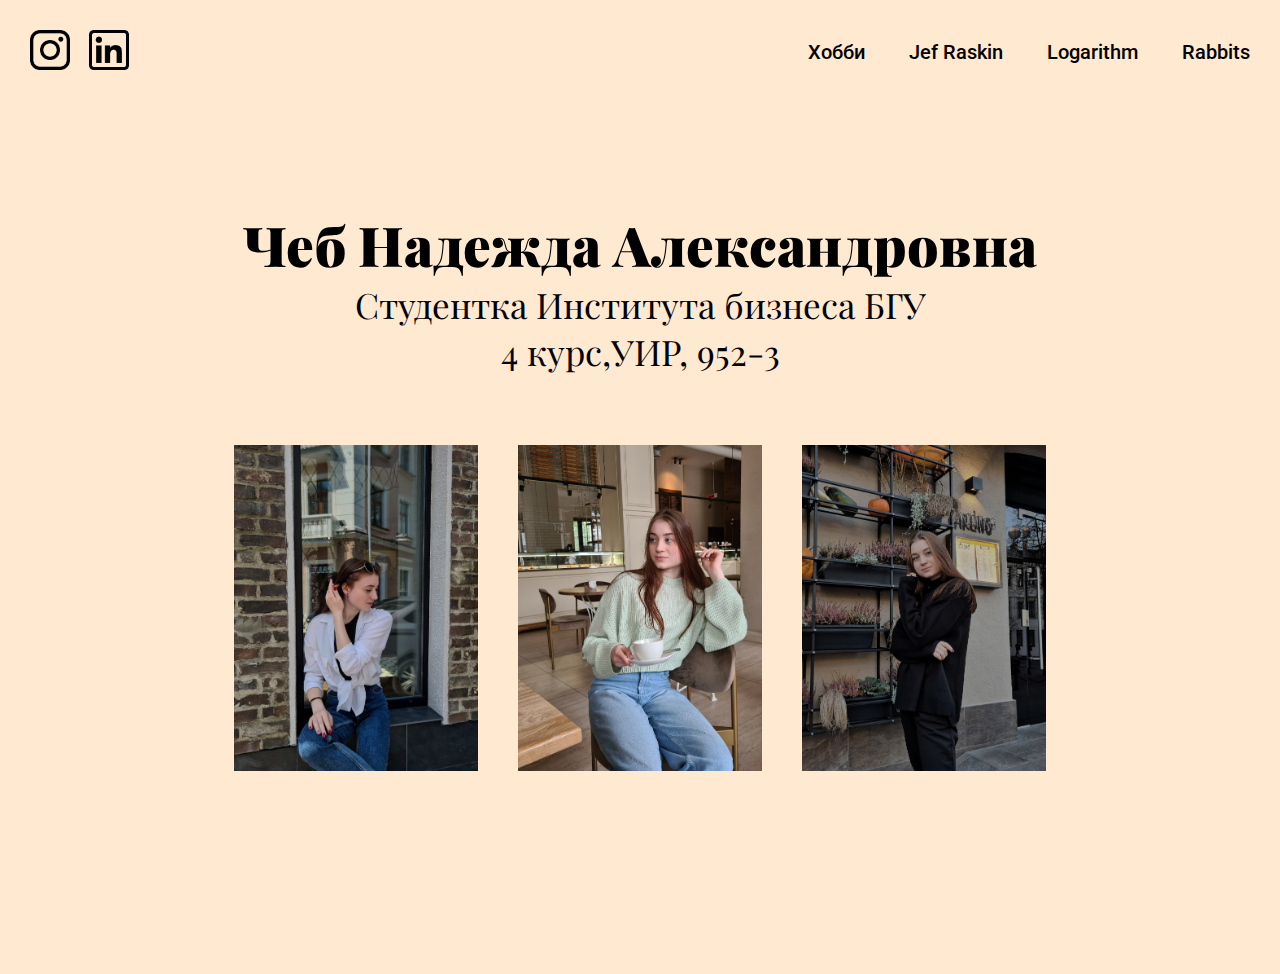
<file: index.html>
<!DOCTYPE html>
<html lang="ru">
<head>
    <meta charset="UTF-8">
    <meta http-equiv="X-UA-Compatible" content="IE=edge">
    <meta name="viewport" content="width=device-width, initial-scale=1.0">
    <title>ChebNadya</title>
    <link href="https://fonts.googleapis.com/css2?family=Playfair+Display:wght@300;400;900&family=Roboto:wght@300;400;500&display=swap" rel="stylesheet">
    <link rel="stylesheet" href="style.css">
</head>
<body class="root">
	<header class="header">
		<div class="socials">
			<a href="https://www.instagram.com/chebchiik/"><img class="socail_icon" src="images/instagram.png" alt="ergew"></a>
			<a href="linkedin.com/in/nadya-cheb-a47957245"><img class="socail_icon" src="images/linkedin.png" alt="ergew"></a>
		</div>
		
		<nav class="nav">
			<a class="nav__link" href="Hobby.html">Хобби</a>
			<a class="nav__link" href="Raskin.html">Jef Raskin</a>
			<a class="nav__link" href="Logarithm.html">Logarithm</a>
			<a class="nav__link" href="Rabbits.html">Rabbits</a>
		</nav>
	</header>
	
	<main class="content">
		<div class="main__container">
			<h1 class="main__title">Чеб Надежда Александровна</h1>
			<h2 class="main__subtitle">Студентка Института бизнеса БГУ</h2>
			<p class="main__text">4 курс,УИР, 952-3</p>
			<div class="main__photo-container">
				<img class="main__photo" src="images/1.jpg">
				<img class="main__photo" src="images/2.jpg">
				<img class="main__photo" src="images/3.jpg">
			</div>
		</div>
	</main>
</body>
</html>
</file>
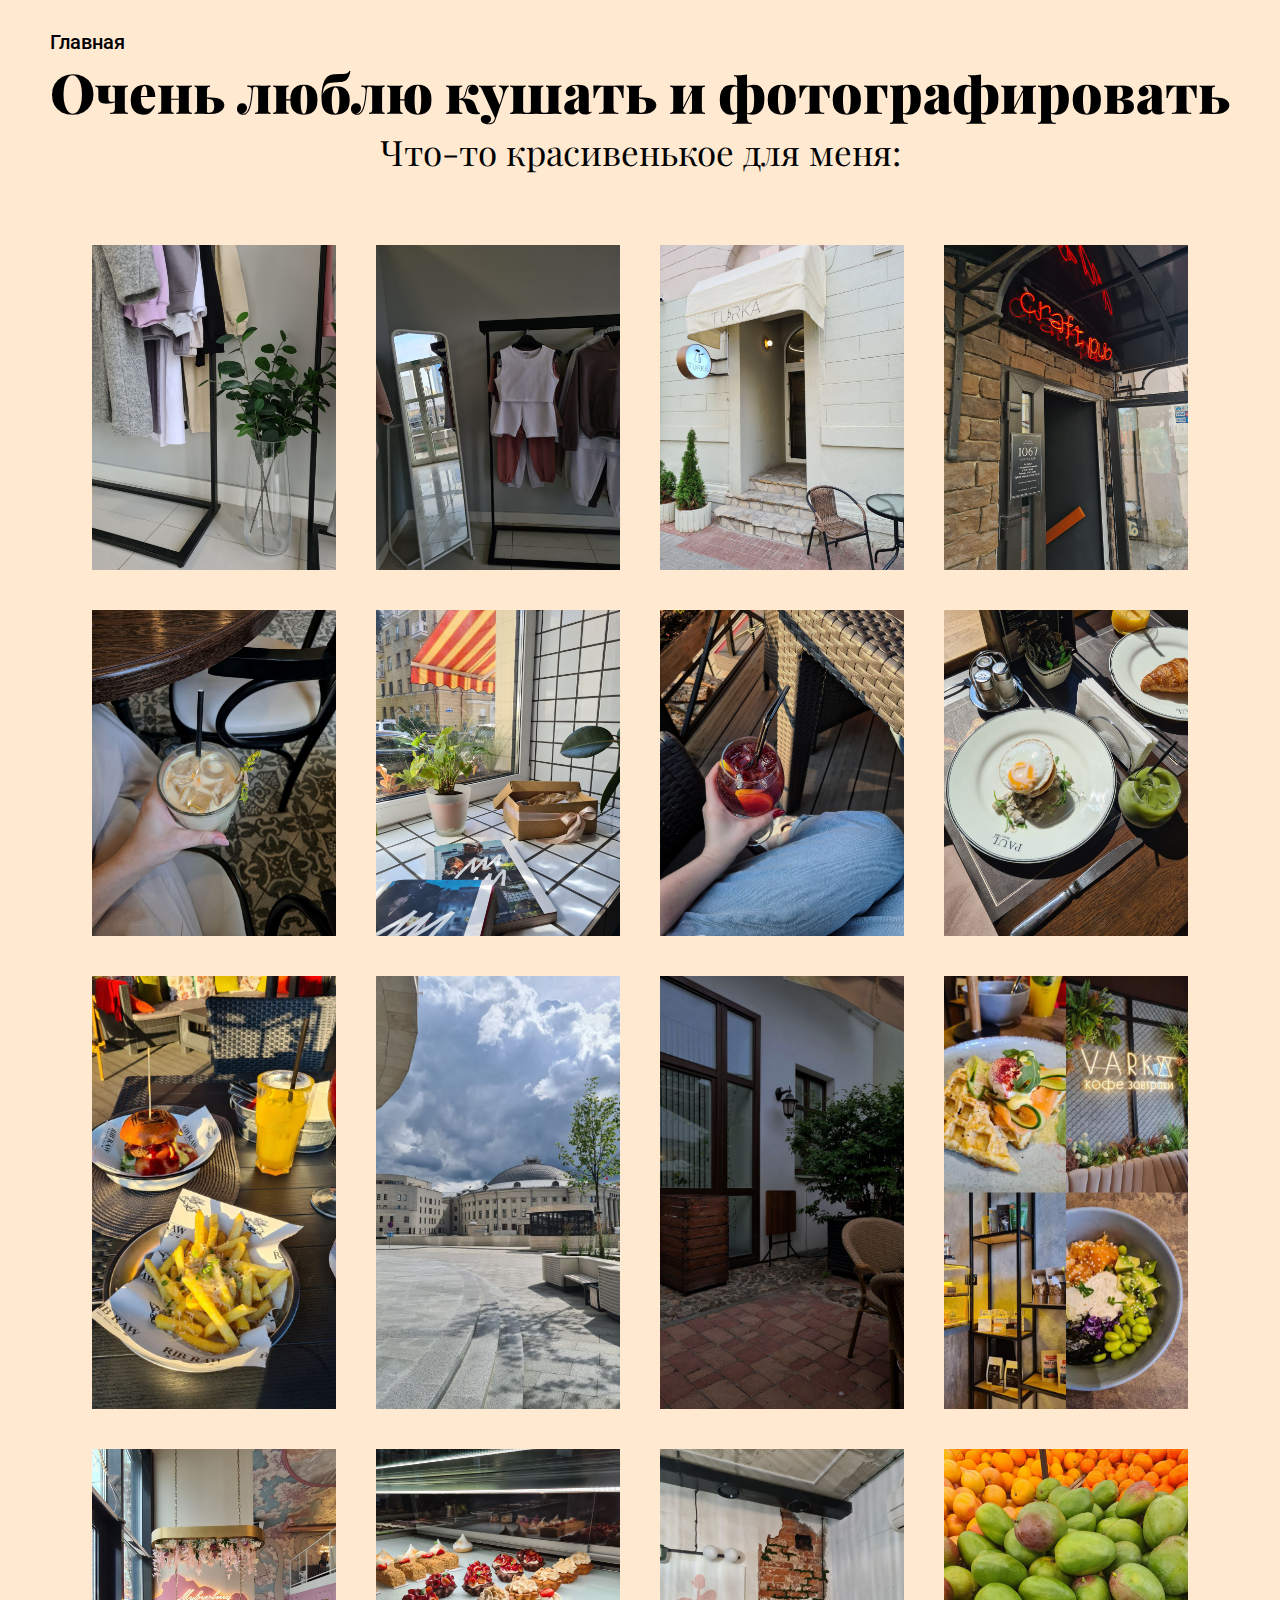
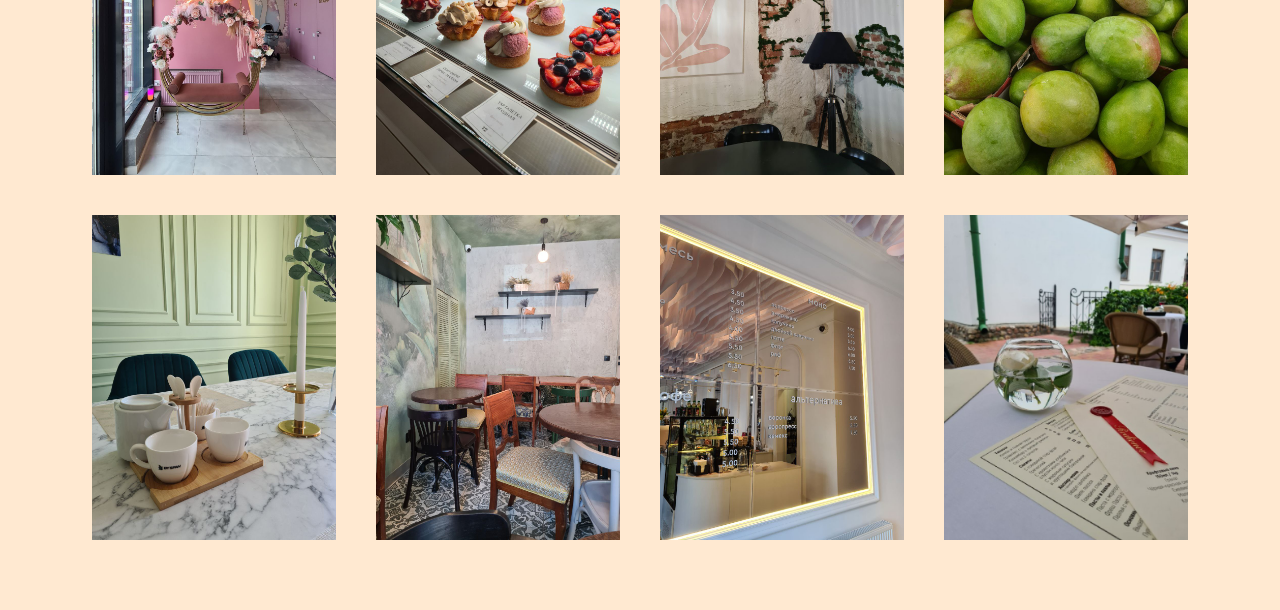
<file: Hobby.html>
<!DOCTYPE html>
<html lang="ru">
<head>
    <meta charset="UTF-8">
    <meta http-equiv="X-UA-Compatible" content="IE=edge">
    <meta name="viewport" content="width=device-width, initial-scale=1.0">
    <title>ChebNadya</title>
    <link href="https://fonts.googleapis.com/css2?family=Playfair+Display:wght@300;400;900&family=Roboto:wght@300;400;500&display=swap" rel="stylesheet">
    <link rel="stylesheet" href="style.css">
</head>
<body class="root">
	<header class="header">
				
		<nav class="nav">
			<a class="nav__link" href="index.html">Главная</a>
		</nav>
	</header>
	
	<main class="content">
		<div class="main__container">
			<h1 class="main__title">Очень люблю кушать и фотографировать </h1>
			<p class="main__text">Что-то красивенькое для меня: </p>
			
			<div class="main__photo-container">
				<img class="main__photo" src="images/4.jfif">
				<img class="main__photo" src="images/5.jfif">
				<img class="main__photo" src="images/6.jfif">
				<img class="main__photo" src="images/7.jfif">
				<img class="main__photo" src="images/8.jfif">
				<img class="main__photo" src="images/9.jfif">
				<img class="main__photo" src="images/10.jfif">
				<img class="main__photo" src="images/11.jfif">
				<img class="main__photo" src="images/12.jfif">
				<img class="main__photo" src="images/13.jfif">
				<img class="main__photo" src="images/14.jfif">
				<img class="main__photo" src="images/15.jfif">
				<img class="main__photo" src="images/16.jfif">
				<img class="main__photo" src="images/17.jfif">
				<img class="main__photo" src="images/18.jfif">
				<img class="main__photo" src="images/19.jfif">
				<img class="main__photo" src="images/20.jfif">
				<img class="main__photo" src="images/21.jfif">
				<img class="main__photo" src="images/22.jfif">
				<img class="main__photo" src="images/23.png">
				
			</div>
		</div>
	</main>
</body>
</html>
</file>
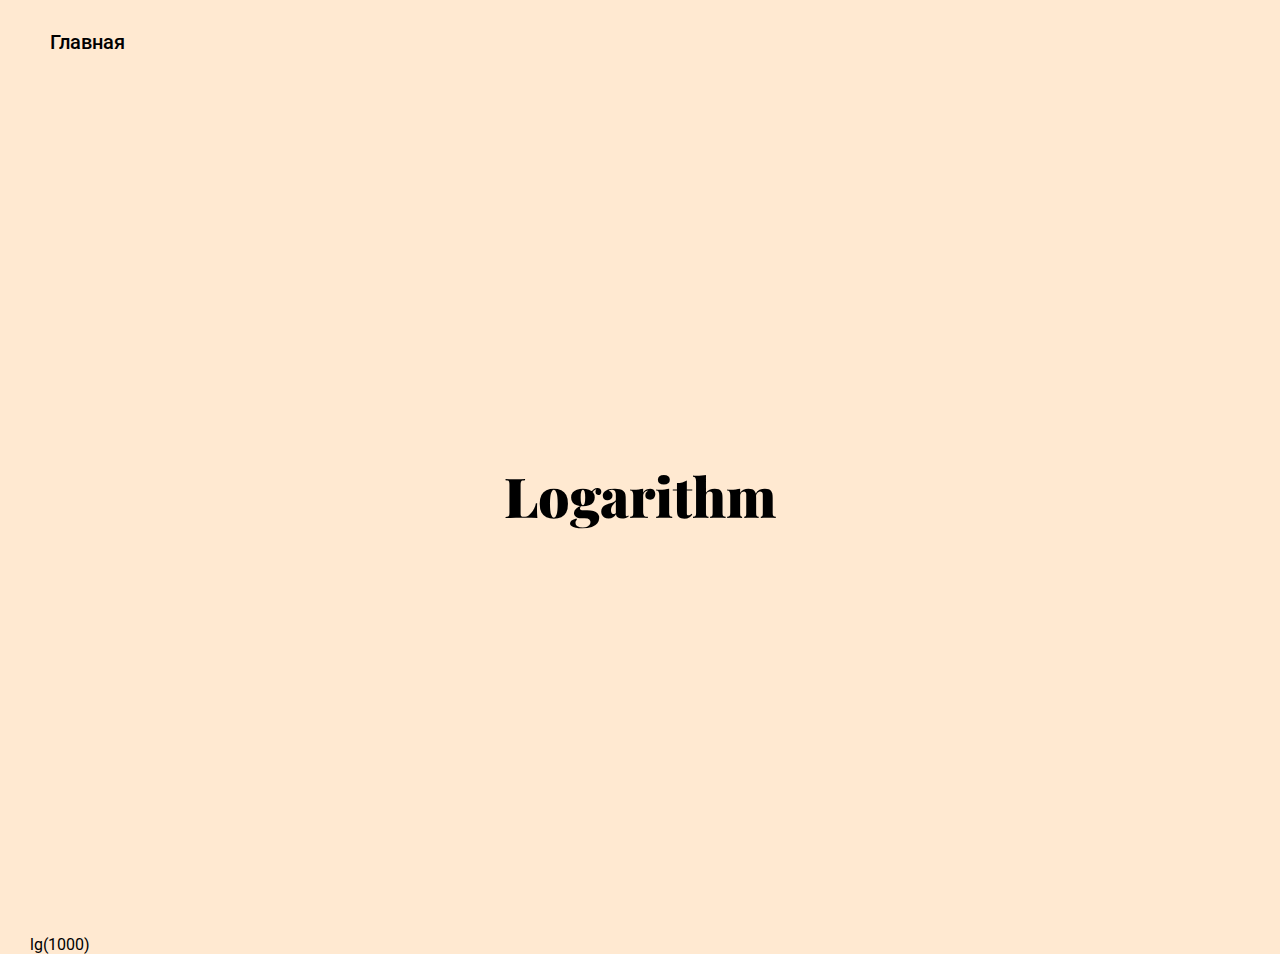
<file: Logarithm.html>
<!DOCTYPE html>
<html lang="ru">
<head>
    <meta charset="UTF-8">
    <meta http-equiv="X-UA-Compatible" content="IE=edge">
    <meta name="viewport" content="width=device-width, initial-scale=1.0">
    <title>ChebNadya</title>
    <link href="https://fonts.googleapis.com/css2?family=Playfair+Display:wght@300;400;900&family=Roboto:wght@300;400;500&display=swap" rel="stylesheet">
    <link rel="stylesheet" href="style.css">
</head>
<body class="root">
	<header class="header">
				
		<nav class="nav">
			<a class="nav__link" href="index.html">Главная</a>
		</nav>
	</header>
	
	<main class="content">
		<div class="main__container">
			<h1 class="main__title"> Logarithm </h1>
			<p class="main__text"></p>
		
		</div>
		
		
		<form id="form1" runat ="server">
			<div>
				lg(<asp:TextBox ID ="TextBox_X" runat ="server" Width="32px">1000</asp:TextBox>)
				<asp:TextBox ID ="ButtonLOG" runat ="server" Text="=" onclick="ButtonLOG_Click"/>
				<asp:Label ID ="LabelResult" runat ="server" Text="Label"> </asp:Label>
			</div>
		</form>
		
</main>
	
	
<script runat ="server">
	protected void ButtonLOG_Click(objectsender, EventArgs e)
	{
		var X= int.Parse(TextBox_X.Text);
		labelResult.Text = System.Math.Log10(X).ToString();
	}
</script>

</body>
</html>
</file>
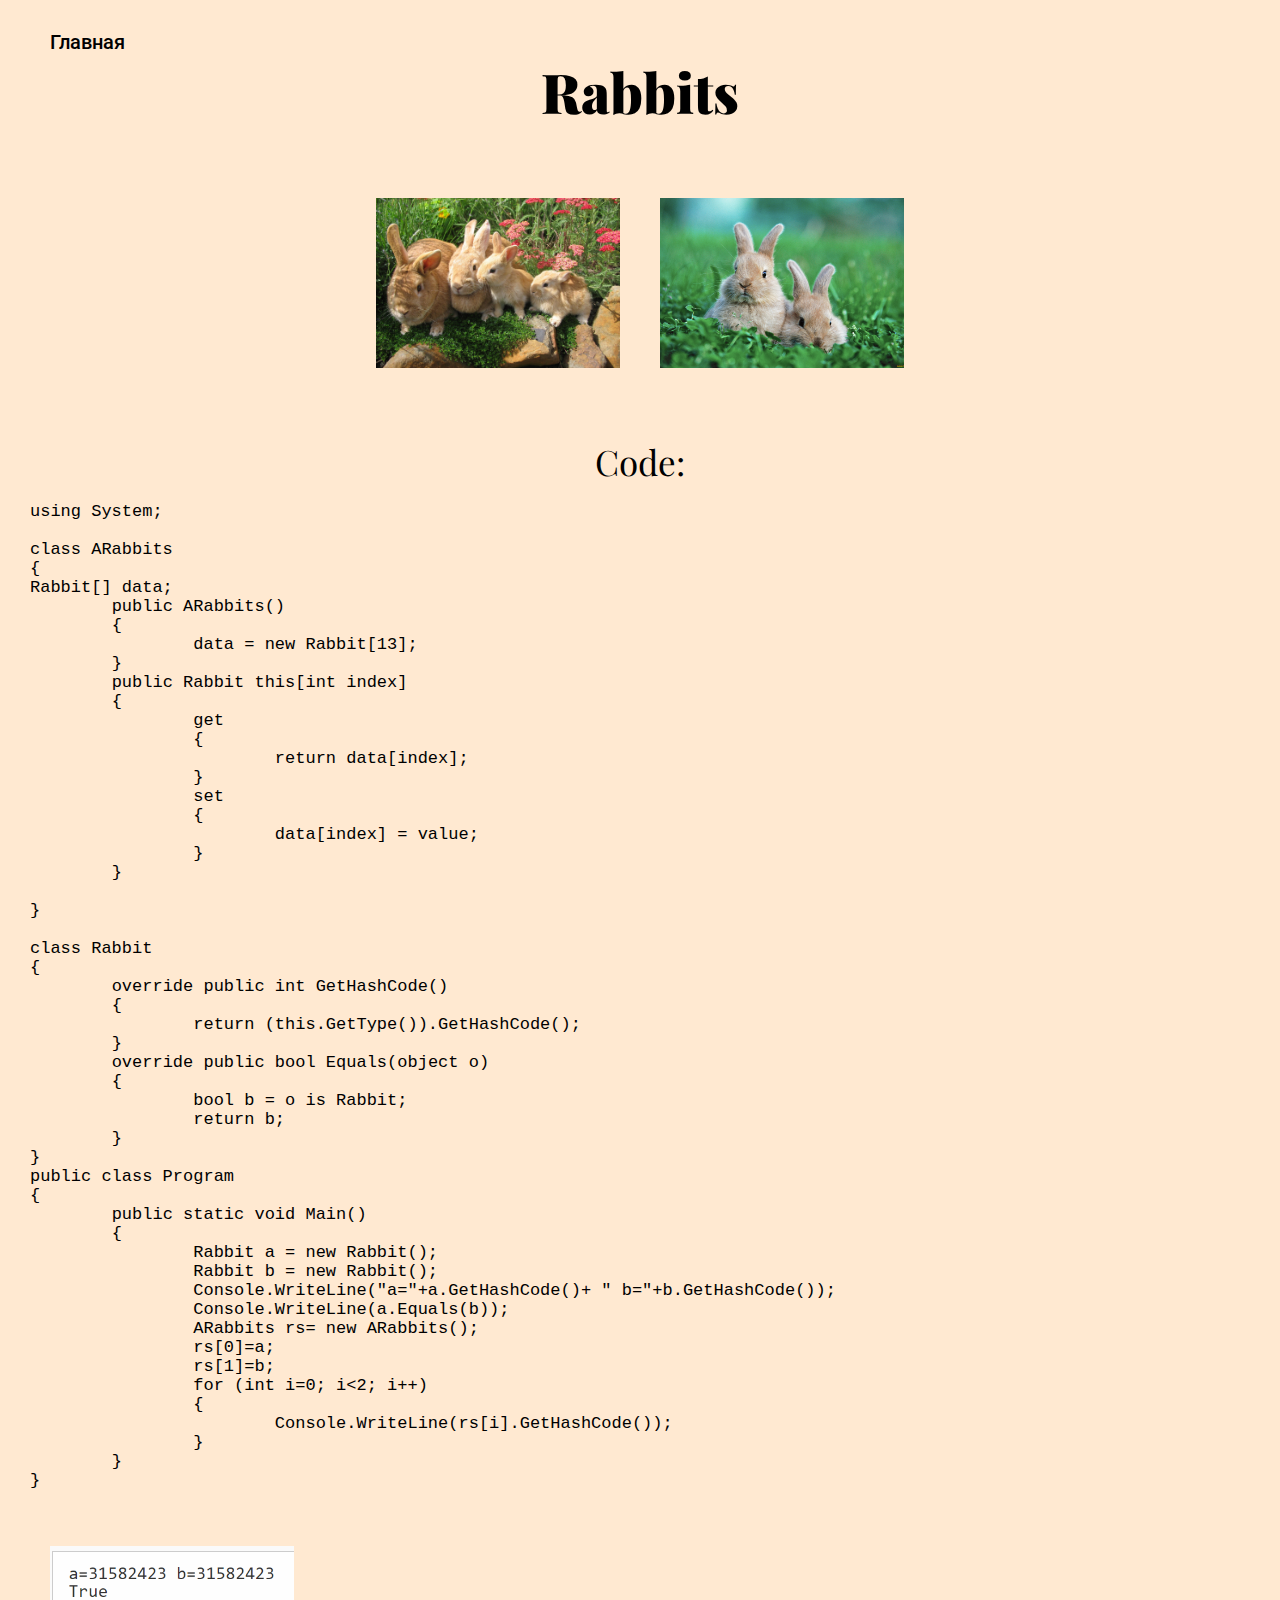
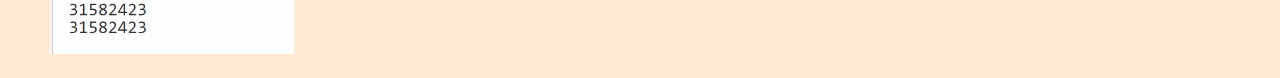
<file: Rabbits.html>
<!DOCTYPE html>
<html lang="ru">
<head>
    <meta charset="UTF-8">
    <meta http-equiv="X-UA-Compatible" content="IE=edge">
    <meta name="viewport" content="width=device-width, initial-scale=1.0">
    <title>ChebNadya</title>
    <link href="https://fonts.googleapis.com/css2?family=Playfair+Display:wght@300;400;900&family=Roboto:wght@300;400;500&display=swap" rel="stylesheet">
    <link rel="stylesheet" href="style.css">
</head>
<body class="root">
	<header class="header">
				
		<nav class="nav">
			<a class="nav__link" href="index.html">Главная</a>
		</nav>
	</header>
	
	<main class="content">
		<div class="main__container">
			<h1 class="main__title">Rabbits </h1>
			<div class="main__photo-container">
				<img class="main__photo" src="images/Rabbits.jpg">
				<img class="main__photo" src="images/Rabbits1.jpg">
			</div>
			<p class="main__text">Code:</p>
<pre class="main__textcode">
using System;

class ARabbits
{
Rabbit[] data;
	public ARabbits()
	{
		data = new Rabbit[13];
	}
	public Rabbit this[int index]
	{
		get
		{
			return data[index];
		}
		set
		{
			data[index] = value;
		}
	}
	
}

class Rabbit 
{
	override public int GetHashCode()
	{
		return (this.GetType()).GetHashCode();	
	}
	override public bool Equals(object o)
	{
		bool b = o is Rabbit;
		return b;	
	}
}
public class Program
{
	public static void Main()
	{
		Rabbit a = new Rabbit();
		Rabbit b = new Rabbit();
		Console.WriteLine("a="+a.GetHashCode()+ " b="+b.GetHashCode());
		Console.WriteLine(a.Equals(b));
		ARabbits rs= new ARabbits();
		rs[0]=a;
		rs[1]=b;
		for (int i=0; i<2; i++)
		{
			Console.WriteLine(rs[i].GetHashCode());	
		}
	}
}

</pre>
<img class="main__photo" src="images/CodeRabbits.png">
			
		
		</div>
	</main>
</body>
</html>
</file>
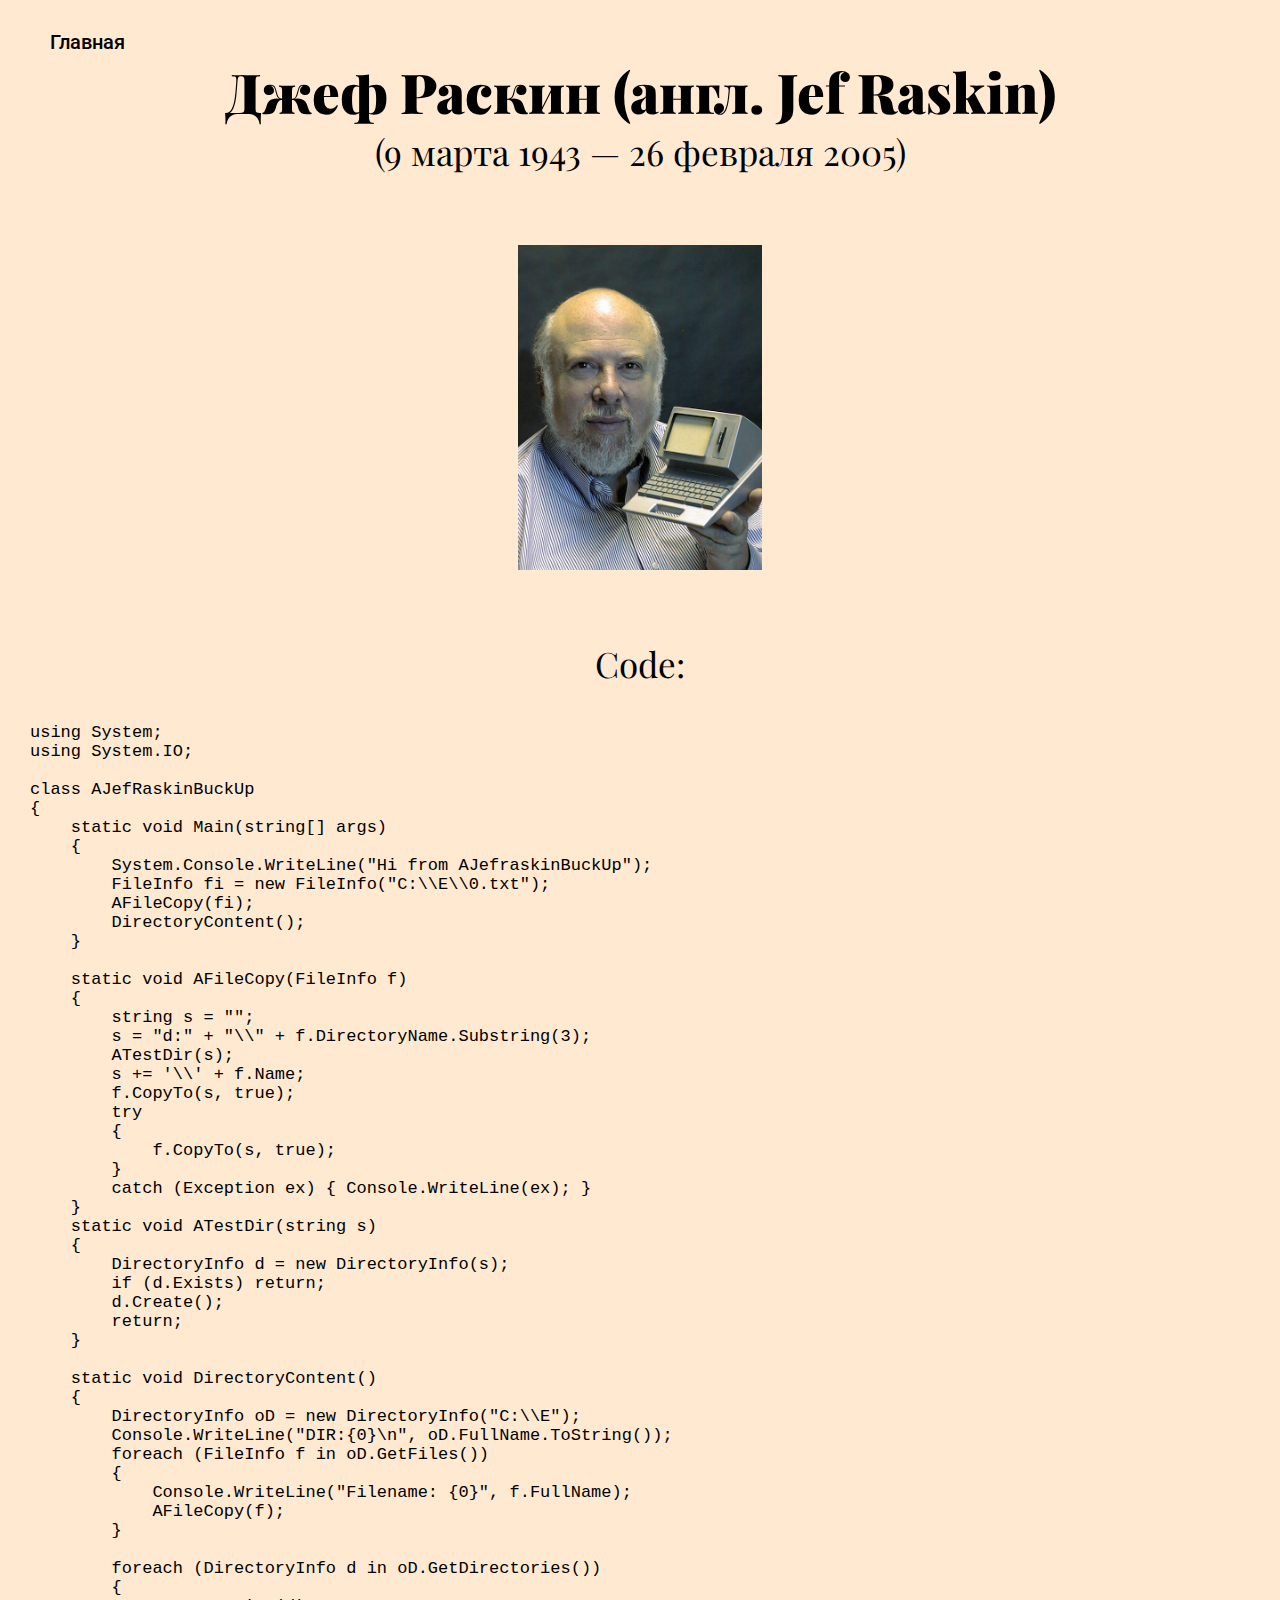
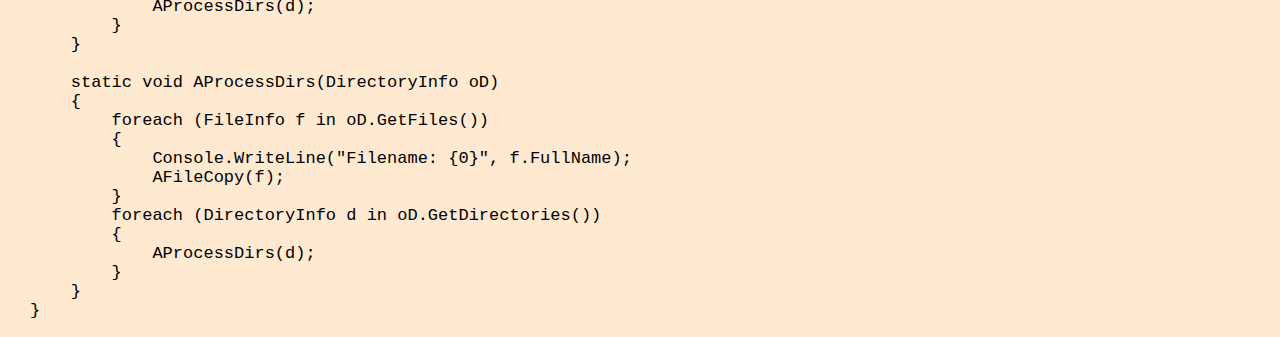
<file: Raskin.html>
<!DOCTYPE html>
<html lang="ru">
<head>
    <meta charset="UTF-8">
    <meta http-equiv="X-UA-Compatible" content="IE=edge">
    <meta name="viewport" content="width=device-width, initial-scale=1.0">
    <title>ChebNadya</title>
    <link href="https://fonts.googleapis.com/css2?family=Playfair+Display:wght@300;400;900&family=Roboto:wght@300;400;500&display=swap" rel="stylesheet">
    <link rel="stylesheet" href="style.css">
</head>
<body class="root">
	<header class="header">
				
		<nav class="nav">
			<a class="nav__link" href="index.html">Главная</a>
		</nav>
	</header>
	
	<main class="content">
		<div class="main__container">
			<h1 class="main__title">Джеф Раскин (англ. Jef Raskin) </h1>
			<p class="main__text">(9 марта 1943 — 26 февраля 2005)</p>
			
			<div class="main__photo-container">
				<img class="main__photo" src="images/Raskin.png">
			</div>
			<p class="main__text">Code:</p>
			<pre class="main__textcode">

using System;
using System.IO;

class AJefRaskinBuckUp
{
    static void Main(string[] args)
    {
        System.Console.WriteLine("Hi from AJefraskinBuckUp");
        FileInfo fi = new FileInfo("C:\\E\\0.txt");
        AFileCopy(fi);
        DirectoryContent();
    }

    static void AFileCopy(FileInfo f)
    {
        string s = ""; 
        s = "d:" + "\\" + f.DirectoryName.Substring(3);
        ATestDir(s);
        s += '\\' + f.Name;
        f.CopyTo(s, true);
        try
        {
            f.CopyTo(s, true);
        }
        catch (Exception ex) { Console.WriteLine(ex); }
    }
    static void ATestDir(string s)
    {
        DirectoryInfo d = new DirectoryInfo(s);
        if (d.Exists) return;
        d.Create();
        return;
    }

    static void DirectoryContent()
    {
        DirectoryInfo oD = new DirectoryInfo("C:\\E");
        Console.WriteLine("DIR:{0}\n", oD.FullName.ToString());
        foreach (FileInfo f in oD.GetFiles())
        {
            Console.WriteLine("Filename: {0}", f.FullName);
            AFileCopy(f);
        }
        
        foreach (DirectoryInfo d in oD.GetDirectories())
        {
            AProcessDirs(d);
        }
    }

    static void AProcessDirs(DirectoryInfo oD)
    {
        foreach (FileInfo f in oD.GetFiles())
        {
            Console.WriteLine("Filename: {0}", f.FullName);
            AFileCopy(f);
        }
        foreach (DirectoryInfo d in oD.GetDirectories())
        {
            AProcessDirs(d);
        } 
    }   
}</pre>
		</div>
	</main>
</body>
</html>
</file>
<file: style.css>
h1,
h2,
h3,
h4,
h5,
h6,
p {
    margin: 0;
    padding: 0;
}


  a {
    text-decoration: none;
    color: black;
  }

  ul {
    list-style-type: none;
    padding: 0;
    margin: 0;
  }





.root {
    font-family: 'Roboto', sans-serif;
    margin: 0;
    padding: 0;
	background-color: #ffe9d1;
}

.header {
	display: flex;
	align-items: center;
	justify-content: space-between;
	padding: 30px 30px 0;
}

.socail_icon {
	width: 40px;
	height: 40px;
	margin: 0 15px 0 0;
}

.nav__link {
	margin: 0 20px;
	font-size: 20px;
	font-weight: 500;
}

.nav__link:first-child {
	margin: 0 20px 0 0;
}

.nav__link:last-child {
	margin: 0 0 0 20px;
}

.content {
	display: flex;
	flex-direction: column;
	height: 100vh;
	padding: 0 30px 0;
}

.main__container {
	margin: auto 0;
}

.main__title {
	font-family: 'Playfair Display', serif;
	font-size: 55px;
	font-weight: 900;
	text-align: center;
}

.main__subtitle {
	font-family: 'Playfair Display', serif;
	font-size: 35px;
	font-weight: 300;
	text-align: center;
}

.main__text {
	font-family: 'Playfair Display', serif;
	font-size: 35px;
	font-weight: 300;
	text-align: center;
}

.main__photo-container {
	display: flex;
	justify-content: center;
	margin: 50px 0;
	flex-wrap: wrap;
}

.main__textcode   { 
font-family: 'Courier New', serif;
	font-size: 17px;
	font-weight: 300;
	text-align: left;

}
.main__photo {
	width: 20%;
	object-fit: cover;
	margin: 20px 20px;
}
</file>
